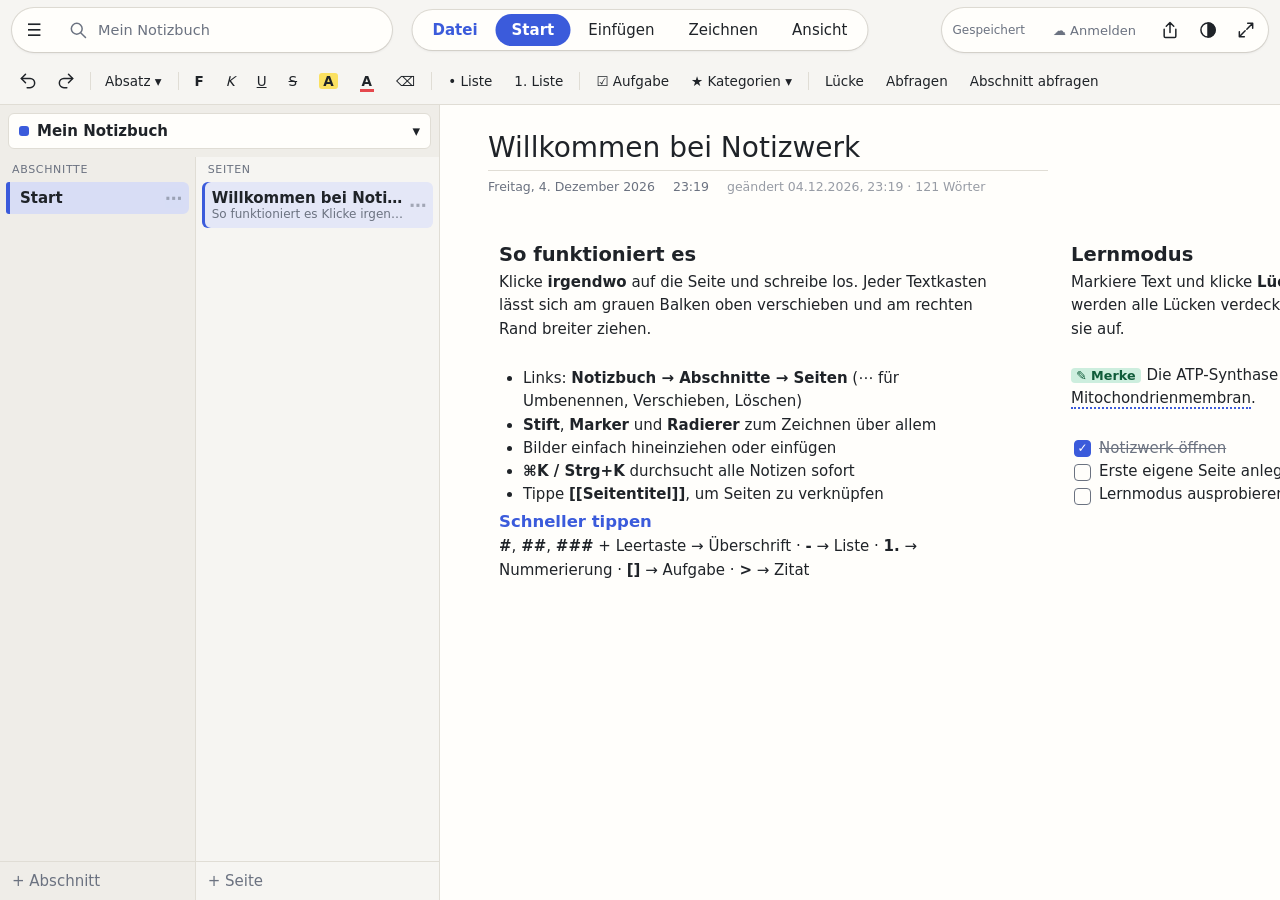
<file: index.html>
<!doctype html>
<html lang="de">
<head>
<meta charset="utf-8">
<meta name="viewport" content="width=device-width, initial-scale=1">
<title>Notizwerk</title>
<link rel="manifest" href="manifest.webmanifest">
<link rel="icon" href="icon.svg">
<link rel="apple-touch-icon" href="icon-180.png">
<meta name="apple-mobile-web-app-capable" content="yes">
<meta name="mobile-web-app-capable" content="yes">
<meta name="apple-mobile-web-app-title" content="Notizwerk">
<meta name="theme-color" content="#3b5bdb">
<link rel="stylesheet" href="style.css">
</head>
<body>
<div id="app">
  <header id="toolbar">
    <div id="topbar">
      <div class="pill" id="leftpill">
        <button data-act="nav" class="ic" title="Navigation ein-/ausblenden">☰</button>
        <button id="searchBox" data-act="search" title="Alle Notizen durchsuchen (⌘K)"><svg class="ico" viewBox="0 0 24 24"><circle cx="10.5" cy="10.5" r="6.5"/><path d="M15.5 15.5 21 21"/></svg><span id="nbLabel">Notizwerk</span></button>
      </div>
      <div class="pill" id="tabs">
        <button data-act="file" class="file">Datei</button>
        <button data-act="tab" data-tab="start" class="on">Start</button>
        <button data-act="tab" data-tab="insert">Einfügen</button>
        <button data-act="tab" data-tab="draw">Zeichnen</button>
        <button data-act="tab" data-tab="view">Ansicht</button>
      </div>
      <div class="pill" id="rightpill">
        <span id="saveState"></span>
        <button id="syncBtn" data-act="sync" title="Synchronisation und Einstellungen">☁ Sync</button>
        <button data-act="share" class="ic" title="Seite teilen"><svg class="ico" viewBox="0 0 24 24"><path d="M12 15V3M7.5 7.5 12 3l4.5 4.5"/><path d="M5 11v8.5A1.5 1.5 0 0 0 6.5 21h11a1.5 1.5 0 0 0 1.5-1.5V11"/></svg></button>
        <button data-act="theme" class="ic" title="Hell/Dunkel"><svg class="ico" viewBox="0 0 24 24"><circle cx="12" cy="12" r="8.5"/><path d="M12 3.5v17a8.5 8.5 0 0 0 0-17Z" style="fill:currentColor"/></svg></button>
        <button data-act="focus" class="ic" title="Navigation ausblenden (Vollansicht)"><svg class="ico" viewBox="0 0 24 24"><path d="M14 4h6v6M20 4l-7 7M10 20H4v-6M4 20l7-7"/></svg></button>
      </div>
    </div>
    <div id="ribbon">
      <div class="rbfix">
        <button data-act="undo" class="ic" title="Rückgängig (Strg/⌘+Z)"><svg class="ico" viewBox="0 0 24 24"><path d="M9 14 4 9l5-5"/><path d="M4 9h10.5a5.5 5.5 0 0 1 0 11H11"/></svg></button>
        <button data-act="redo" class="ic" title="Wiederholen (Strg/⌘+Umschalt+Z)"><svg class="ico" viewBox="0 0 24 24"><path d="m15 14 5-5-5-5"/><path d="M20 9H9.5a5.5 5.5 0 0 0 0 11H13"/></svg></button>
        <span class="sep"></span>
      </div>
      <div class="rb" data-rb="start">
        <button data-act="para" title="Absatzformat">Absatz ▾</button>
        <span class="sep"></span>
        <button data-act="bold" title="Fett (Strg/⌘+B)"><b>F</b></button>
        <button data-act="italic" title="Kursiv (Strg/⌘+I)"><i>K</i></button>
        <button data-act="underline" title="Unterstrichen (Strg/⌘+U)"><u>U</u></button>
        <button data-act="strike" title="Durchgestrichen"><s>S</s></button>
        <button data-act="hilite" title="Hervorheben"><span class="ico-h">A</span></button>
        <button data-act="color" title="Textfarbe"><span class="ico-a">A</span></button>
        <button data-act="clear" title="Formatierung entfernen">⌫</button>
        <span class="sep"></span>
        <button data-act="ul" title="Aufzählung">• Liste</button>
        <button data-act="ol" title="Nummerierung">1. Liste</button>
        <span class="sep"></span>
        <button data-act="todo" title="Aufgabenliste">☑ Aufgabe</button>
        <button data-act="tag" title="Zeile markieren">★ Kategorien ▾</button>
        <span class="sep"></span>
        <button data-act="cloze" title="Markierten Text zur Lücke machen">Lücke</button>
        <button data-act="study" title="Lernmodus: Lücken verdecken">Abfragen</button>
        <button data-act="quiz" title="Alle Lücken und Abdeckungen dieses Abschnitts nacheinander abfragen">Abschnitt abfragen</button>
      </div>
      <div class="rb" data-rb="insert" hidden>
        <button data-act="table" title="Tabelle einfügen">▦ Tabelle</button>
        <button data-act="image" title="Bild einfügen">▣ Bild</button>
        <button data-act="pdf" title="PDF oder Vorlesungsfolien als Hintergrund einfügen – zum Draufschreiben">▤ PDF-Folien</button>
        <button data-act="attach" title="Datei, Foto oder PDF einfügen – bei Fotos und PDFs mit Auswahl: sichtbar oder nur als Link">📎 Datei</button>
        <button data-act="audio" title="Tonaufnahme starten/stoppen">● Aufnahme</button>
        <button data-act="formula" title="Formel in LaTeX-Schreibweise">∑ Formel</button>
        <span class="sep"></span>
        <button data-act="link" title="Weblink">Link</button>
        <button data-act="plink" title="Auf eine andere Seite verlinken (oder [[Titel]] tippen)">Seitenlink</button>
        <span class="sep"></span>
        <button data-act="ocr" title="Text in den Bildern dieser Seite erkennen, damit die Suche ihn findet">Texterkennung</button>
        <span class="sep"></span>
        <button data-act="newpage" title="Neue Seite (Alt+N)">+ Neue Seite</button>
      </div>
      <div class="rb" data-rb="draw" hidden>
        <div class="grp" id="drawbar"></div>
      </div>
      <div class="rb" data-rb="view" hidden>
        <button data-act="nav" title="Navigation ein-/ausblenden">☰ Navigation</button>
        <button data-act="paper" title="Seitenhintergrund">Hilfslinien ▾</button>
        <button data-act="theme" title="Hell/Dunkel">◐ Dunkler Modus</button>
        <span class="sep"></span>
        <button data-act="zoomout" title="Verkleinern">−</button>
        <button data-act="zoom0" id="zoomLbl" title="Zurück auf 100 %">100 %</button>
        <button data-act="zoomin" title="Vergrößern">+</button>
      </div>
    </div>
  </header>
  <div id="body">
    <nav id="nav">
      <button id="nbBtn"></button>
      <div class="cols">
        <div class="col"><div class="colhead">Abschnitte</div><div id="sections"></div><button class="add" id="addSec">+ Abschnitt</button></div>
        <div class="col"><div class="colhead">Seiten</div><div id="pages"></div><button class="add" id="addPage">+ Seite</button></div>
      </div>
    </nav>
    <main id="main">
      <div id="scroller">
        <div id="pagehead">
          <input id="title" placeholder="Unbenannte Seite" autocomplete="off">
          <div id="meta"></div>
        </div>
        <div id="zoombox"><div id="canvas"><svg id="ink"></svg></div></div>
        <div id="lockscreen"><p>🔒 Dieser Abschnitt ist gesperrt.</p><button class="primary" id="unlockBtn">Entsperren</button></div>
        <div id="backlinks"></div>
      </div>
    </main>
  </div>
</div>
<div id="overlay"></div>
<div id="toasts"></div>
<input type="file" id="imgFile" accept="image/*" multiple hidden>
<input type="file" id="pdfFile" accept="application/pdf,.pdf" hidden>
<input type="file" id="anyFile" multiple hidden>
<input type="file" id="jsonFile" accept=".json,application/json" hidden>
<script src="config.js"></script>
<script src="app.js"></script>
<script src="extras.js"></script>
<script src="sync.js"></script>
</body>
</html>
</file>
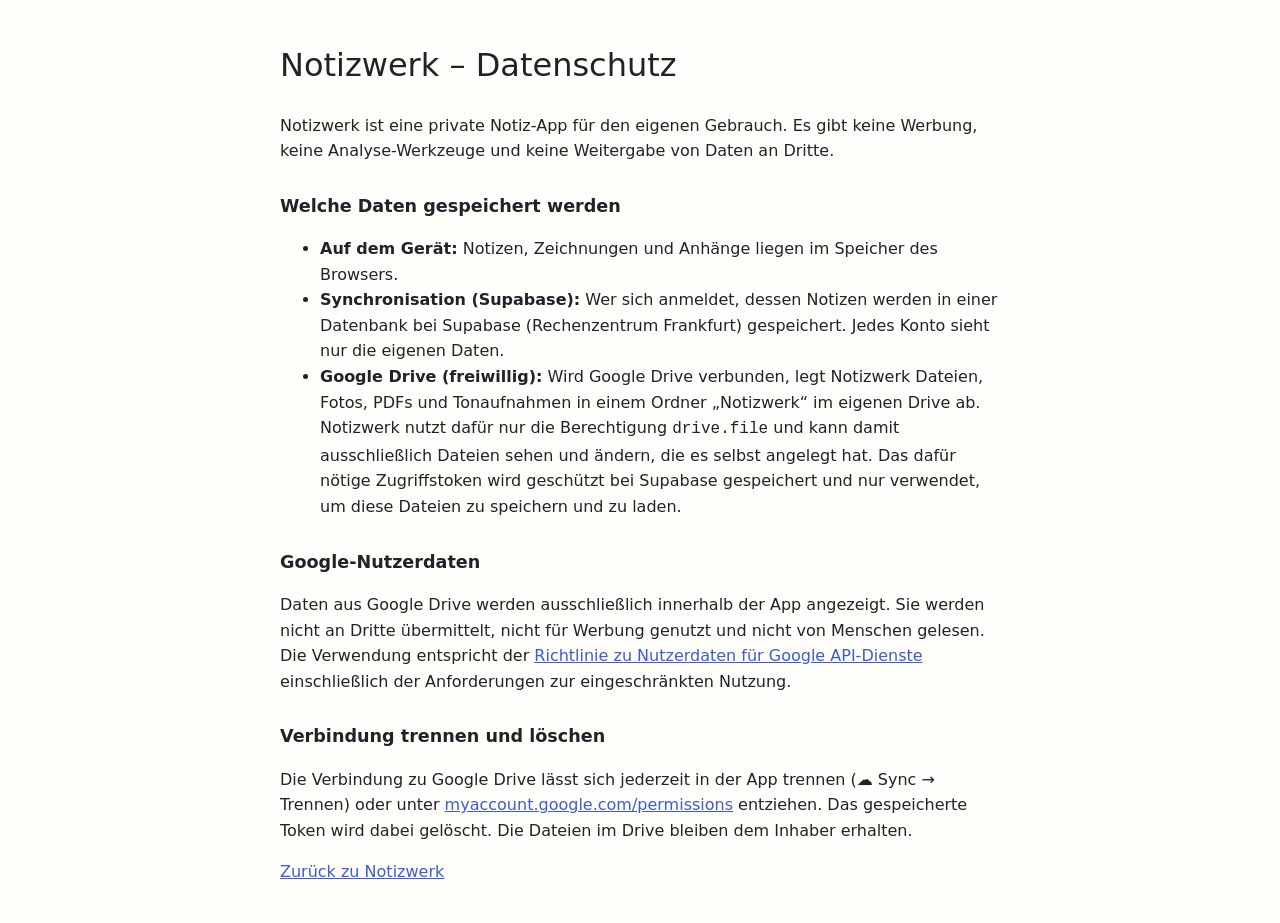
<file: datenschutz.html>
<!doctype html>
<html lang="de">
<head>
<meta charset="utf-8">
<meta name="viewport" content="width=device-width, initial-scale=1">
<title>Notizwerk – Datenschutz</title>
<style>body{font:16px/1.6 system-ui,-apple-system,sans-serif;max-width:720px;margin:40px auto;padding:0 16px;color:#1f2328;background:#fffefb}h1{font-weight:500}h2{font-size:1.1em;margin-top:1.6em}a{color:#3b5bdb}</style>
</head>
<body>
<h1>Notizwerk – Datenschutz</h1>
<p>Notizwerk ist eine private Notiz-App für den eigenen Gebrauch. Es gibt keine Werbung, keine Analyse-Werkzeuge und keine Weitergabe von Daten an Dritte.</p>
<h2>Welche Daten gespeichert werden</h2>
<ul>
<li><b>Auf dem Gerät:</b> Notizen, Zeichnungen und Anhänge liegen im Speicher des Browsers.</li>
<li><b>Synchronisation (Supabase):</b> Wer sich anmeldet, dessen Notizen werden in einer Datenbank bei Supabase (Rechenzentrum Frankfurt) gespeichert. Jedes Konto sieht nur die eigenen Daten.</li>
<li><b>Google Drive (freiwillig):</b> Wird Google Drive verbunden, legt Notizwerk Dateien, Fotos, PDFs und Tonaufnahmen in einem Ordner „Notizwerk“ im eigenen Drive ab. Notizwerk nutzt dafür nur die Berechtigung <code>drive.file</code> und kann damit ausschließlich Dateien sehen und ändern, die es selbst angelegt hat. Das dafür nötige Zugriffstoken wird geschützt bei Supabase gespeichert und nur verwendet, um diese Dateien zu speichern und zu laden.</li>
</ul>
<h2>Google-Nutzerdaten</h2>
<p>Daten aus Google Drive werden ausschließlich innerhalb der App angezeigt. Sie werden nicht an Dritte übermittelt, nicht für Werbung genutzt und nicht von Menschen gelesen. Die Verwendung entspricht der <a href="https://developers.google.com/terms/api-services-user-data-policy">Richtlinie zu Nutzerdaten für Google API-Dienste</a> einschließlich der Anforderungen zur eingeschränkten Nutzung.</p>
<h2>Verbindung trennen und löschen</h2>
<p>Die Verbindung zu Google Drive lässt sich jederzeit in der App trennen (☁ Sync → Trennen) oder unter <a href="https://myaccount.google.com/permissions">myaccount.google.com/permissions</a> entziehen. Das gespeicherte Token wird dabei gelöscht. Die Dateien im Drive bleiben dem Inhaber erhalten.</p>
<p><a href="./">Zurück zu Notizwerk</a></p>
</body>
</html>
</file>
<file: style.css>
:root{
  --bg:#f6f5f2;--panel:#efede8;--paper:#fffefb;--fg:#1f2328;--mut:#6b7280;--line:#e0ddd5;
  --acc:#3b5bdb;--acc-soft:#e3e9ff;--bar:#3b5bdb;--danger:#d93843;--shadow:0 10px 40px rgba(20,20,40,.18);
  font-family:system-ui,-apple-system,"Segoe UI",Roboto,sans-serif;font-size:15px;color:var(--fg);
}
:root[data-theme=dark]{
  --bg:#15171b;--panel:#1b1e23;--paper:#1f2228;--fg:#e6e8eb;--mut:#939ba7;--line:#30343d;
  --acc:#8ea2ff;--acc-soft:#2a3158;--bar:#232a4d;--danger:#ff6b74;--shadow:0 10px 40px rgba(0,0,0,.55);
  color-scheme:dark;
}
*{box-sizing:border-box}
html,body{height:100%;margin:0;background:var(--bg);overflow:hidden}
button,input{font:inherit;color:inherit}
button{cursor:pointer;border:0;background:none;border-radius:6px;padding:5px 8px;white-space:nowrap}
button:hover{background:var(--line)}
kbd{font:inherit;font-size:11px;color:var(--mut);border:1px solid var(--line);border-radius:4px;padding:0 4px;margin-left:4px}
#app{display:flex;flex-direction:column;height:100%}

/* Toolbar */
#toolbar{background:var(--bg);font-size:13.5px;padding-top:max(6px,env(safe-area-inset-top))}
/* Kopfzeile: drei schwebende „Pillen“ – Suche, Reiter, Symbole */
#topbar{display:flex;align-items:center;gap:10px;padding:2px 12px 6px}
.pill{display:flex;align-items:center;gap:2px;background:var(--paper);border-radius:999px;padding:4px;box-shadow:0 1px 3px rgba(20,20,40,.1),0 0 0 1px var(--line)}
#leftpill{flex:0 1 380px;min-width:0}
#rightpill{margin-left:auto}
.pill button{border-radius:999px;padding:7px 14px}
.pill button.ic{width:36px;height:36px;padding:0;display:inline-flex;align-items:center;justify-content:center;font-size:17px}
.ico{width:20px;height:20px;fill:none;stroke:currentColor;stroke-width:1.8;stroke-linecap:round;stroke-linejoin:round;flex:none}
#searchBox{flex:1;min-width:0;display:flex;align-items:center;gap:10px;text-align:left;color:var(--mut);font-size:14.5px}
#nbLabel{overflow:hidden;text-overflow:ellipsis;white-space:nowrap}
#tabs{position:absolute;left:50%;transform:translateX(-50%)}
#topbar{position:relative}
#tabs button{font-size:15px;padding:7px 16px}
#toolbar #tabs button.on{background:var(--acc);color:#fff;font-weight:650}
:root[data-theme=dark] #toolbar #tabs button.on{color:#15171b}
#tabs .file{color:var(--acc);font-weight:600}
#saveState{color:var(--mut);font-size:12px;padding:0 6px;white-space:nowrap}
#syncBtn{font-size:13px;color:var(--mut)}
/* Werkzeugzeile darunter, ohne Kasten */
#ribbon{display:flex;align-items:center;padding:0 10px;border-bottom:1px solid var(--line)}
.rbfix{display:flex;align-items:center;gap:2px;flex:none}
.rbfix button.ic{width:36px;height:36px;padding:0;display:inline-flex;align-items:center;justify-content:center;border-radius:10px}
.rb{flex:1;display:flex;flex-wrap:wrap;align-items:center;gap:2px;padding:4px 0;min-height:46px}
.rb[hidden]{display:none}
.rb button{border-radius:10px;padding:6px 10px}
#toolbar .grp{display:flex;flex-wrap:wrap;align-items:center;gap:2px}
#toolbar .grp[hidden]{display:none}
#toolbar .seg{background:var(--line);border-radius:8px;padding:2px;margin:0 6px 0 0}
#toolbar .seg button{padding:4px 10px}
#toolbar .seg button.on{background:var(--paper);box-shadow:0 1px 2px rgba(0,0,0,.15)}
#toolbar button.on{background:var(--acc-soft);color:var(--acc)}
#toolbar .sep{width:1px;height:18px;background:var(--line);margin:0 4px}
#saveState{color:var(--mut);font-size:12px;margin-right:6px}
.ico-a{border-bottom:3px solid #e5484d;padding:0 2px;font-weight:600}
.ico-h{background:rgba(255,212,0,.6);padding:0 4px;border-radius:3px;font-weight:600}
.sw{width:20px;height:20px;border-radius:50%;padding:0;border:2px solid transparent;margin:0 1px}
.sw.on{border-color:var(--fg);box-shadow:0 0 0 2px var(--paper) inset}
.wbtn{display:inline-flex;align-items:center;justify-content:center;width:28px;height:26px;padding:0}
.wbtn i{display:block;background:var(--fg);border-radius:50%}

/* Layout */
#body{flex:1;display:flex;min-height:0}
#nav{width:440px;max-width:60vw;display:flex;flex-direction:column;background:var(--panel);border-right:1px solid var(--line);flex:none}
body.nonav #nav{display:none}
#nbBtn{display:flex;align-items:center;gap:8px;margin:8px;padding:8px 10px;text-align:left;font-size:15px;border:1px solid var(--line);background:var(--paper)}
#nbBtn b{flex:1;overflow:hidden;text-overflow:ellipsis}
.dot{width:10px;height:10px;border-radius:3px;flex:none}
.cols{flex:1;display:flex;min-height:0}
.col{flex:1;min-width:0;display:flex;flex-direction:column;overflow:hidden}
.col:first-child{flex:.8;border-right:1px solid var(--line)}
.colhead{font-size:11px;letter-spacing:.06em;text-transform:uppercase;color:var(--mut);padding:6px 12px}
#sections,#pages{flex:1;overflow-y:auto;padding:0 6px}
.add{color:var(--mut);text-align:left;border-top:1px solid var(--line);border-radius:0;padding:10px 12px}
.col:last-child{background:var(--bg)}
.sec,.pg{position:relative;padding:7px 10px;border-radius:6px;cursor:pointer;overflow:hidden;text-overflow:ellipsis;white-space:nowrap;user-select:none;margin-bottom:1px}
.sec,.pg{padding-right:30px}
.sec .more,.pg .more{position:absolute;right:3px;top:50%;transform:translateY(-50%);width:24px;height:26px;padding:0;border-radius:6px;color:var(--mut);opacity:.55;font-size:17px;line-height:1}
.sec:hover .more,.pg:hover .more{opacity:1}
.sec{border-left:4px solid var(--c);border-radius:3px 6px 6px 3px}
.sec:hover,.pg:hover{background:var(--line)}
.sec.on{background:color-mix(in srgb,var(--c) 20%,var(--paper));font-weight:600}
.pg.on{background:color-mix(in srgb,var(--c) 14%,var(--paper));box-shadow:inset 3px 0 0 var(--c);font-weight:600}
.pg small{display:block;color:var(--mut);font-size:12px;overflow:hidden;text-overflow:ellipsis;font-weight:400}
.pg.lvl1{margin-left:16px}.pg.lvl2{margin-left:32px}
.pg .t.empty{color:var(--mut);font-style:italic}
.dropB{box-shadow:inset 0 2px 0 var(--acc)!important}
.dropA{box-shadow:inset 0 -2px 0 var(--acc)!important}
.dropOn{outline:2px solid var(--acc)}

#main{flex:1;min-width:0;background:var(--paper);display:flex}
#scroller{flex:1;overflow:auto}
#pagehead{padding:26px 48px 8px;position:sticky;left:0;max-width:100%}
#title{width:min(100%,560px);display:block;border:0;border-bottom:1px solid var(--line);outline:0;background:none;font-size:28px;font-weight:400;padding:0 0 6px}
#title:focus{border-bottom-color:var(--acc)}
#title::placeholder{color:var(--mut);opacity:.6}
#meta{color:var(--mut);font-size:12.5px;margin-top:8px;display:flex;gap:18px;flex-wrap:wrap}
#meta .more{opacity:.7}

/* Canvas */
#zoombox{min-width:100%}
#canvas{position:relative;cursor:text;transform-origin:0 0}
#canvas[data-paper=lines]{background:repeating-linear-gradient(transparent 0 27px,var(--line) 27px 28px)}
#canvas[data-paper=grid]{background:linear-gradient(var(--line) 1px,transparent 1px) 0 0/24px 24px,linear-gradient(90deg,var(--line) 1px,transparent 1px) 0 0/24px 24px}
#canvas[data-paper=dots]{background:radial-gradient(var(--line) 1.3px,transparent 1.4px) 0 0/22px 22px}
#ink{position:absolute;inset:0;width:100%;height:100%;pointer-events:none;color:var(--fg);z-index:5;overflow:visible}
#ink path{fill:none;stroke-linecap:round;stroke-linejoin:round}
#canvas.drawing{cursor:crosshair}
#canvas.drawing,#canvas.drawing #ink{-webkit-user-select:none;user-select:none;-webkit-touch-callout:none;-webkit-tap-highlight-color:transparent}
#canvas.drawing #ink{pointer-events:all;touch-action:none}
.block{position:absolute;border:1px solid transparent;border-radius:0 0 6px 6px}
.block:hover,.block:focus-within{border-color:var(--line)}
.bh{position:absolute;left:-1px;right:-1px;top:-15px;height:15px;background:var(--line);border-radius:6px 6px 0 0;cursor:move;opacity:0;display:flex;align-items:center;justify-content:center;font-size:11px;line-height:1;color:var(--mut);user-select:none;touch-action:none}
.block:hover .bh,.block:focus-within .bh{opacity:1}
.bx{position:absolute;right:2px;top:0;height:15px;padding:0 5px;font-size:13px;line-height:1;color:var(--mut)}
.bx:hover{color:var(--danger);background:none}
.br{position:absolute;right:-5px;top:0;bottom:0;width:9px;cursor:ew-resize;touch-action:none}
.bb{padding:4px 10px;outline:0;min-height:1.6em;line-height:1.55;overflow-wrap:anywhere}
.bb h1,.bb h2,.bb h3{margin:.3em 0 .2em;line-height:1.25}
.bb h1{font-size:1.6em}.bb h2{font-size:1.3em}.bb h3{font-size:1.1em;color:var(--acc)}
.bb ul,.bb ol{margin:.2em 0;padding-left:1.6em}
.bb blockquote{margin:.3em 0;padding:.1em .9em;border-left:3px solid var(--acc);color:var(--mut)}
.bb pre{background:var(--panel);border:1px solid var(--line);border-radius:6px;padding:8px 10px;font:13px ui-monospace,Menlo,Consolas,monospace;white-space:pre-wrap;margin:.3em 0}
.bb a{color:var(--acc);cursor:pointer}
.bb a.plink{text-decoration:none;background:var(--acc-soft);border-radius:4px;padding:0 4px}
.bb a.plink.dead{opacity:.55;text-decoration:line-through}
.bb img{max-width:100%;border-radius:4px;display:block;box-shadow:0 0 0 1px var(--line)}
.bb table{border-collapse:collapse;width:100%;margin:.3em 0}
.bb td,.bb th{border:1px solid var(--line);padding:4px 8px;min-width:40px;vertical-align:top}
.bb tr:first-child td{background:var(--panel);font-weight:600}
.bb ul.todo,.bb ul.todo ul{list-style:none;padding-left:0}
.bb ul.todo li{position:relative;padding-left:28px}
.bb ul.todo li::before{content:"";position:absolute;left:3px;top:.28em;width:15px;height:15px;border:1.5px solid var(--mut);border-radius:4px;cursor:pointer;background:var(--paper)}
.bb ul.todo li.done{color:var(--mut);text-decoration:line-through}
.bb ul.todo li.done::before{background:var(--acc);border-color:var(--acc);content:"✓";color:#fff;font-size:12px;line-height:14px;text-align:center;text-decoration:none}
:root[data-theme=dark] .bb ul.todo li.done::before{color:#15171b}
.bb [data-tag]::before{margin-right:6px;font-size:.85em;font-weight:600;border-radius:4px;padding:0 5px}
.bb li[data-tag]::before{position:static;display:inline;border:0;width:auto;height:auto;background:none}
.bb [data-tag=wichtig]::before{content:"★ Wichtig";background:#ffe9a8;color:#7a5200}
.bb [data-tag=frage]::before{content:"? Frage";background:#e3d6ff;color:#4a2a8a}
.bb [data-tag=merke]::before{content:"✎ Merke";background:#cdeede;color:#0f5c3a}
.bb [data-tag=pruefung]::before{content:"◎ Prüfung";background:#ffd6d9;color:#8f1d27}
.cloze{border-bottom:2px dotted var(--acc)}
#canvas.study .cloze{background:var(--acc-soft);border-radius:4px;cursor:pointer}
#canvas.study .cloze:not(.revealed){color:transparent;user-select:none}
#canvas.study .cloze:not(.revealed) *{visibility:hidden}

#backlinks{padding:16px 48px 60px;color:var(--mut);font-size:13px;position:sticky;left:0}
#backlinks a{color:var(--acc);cursor:pointer;margin-right:12px}

/* Menus, overlay, toasts */
.menu{position:fixed;z-index:100;background:var(--paper);border:1px solid var(--line);border-radius:10px;box-shadow:var(--shadow);padding:5px;min-width:190px;max-height:70vh;overflow:auto;font-size:14px}
.menu .mi{display:block;width:100%;text-align:left;padding:6px 10px}
.menu .mi.danger{color:var(--danger)}
.menu .mi.checked::after{content:"✓";float:right;color:var(--acc)}
.menu hr{border:0;border-top:1px solid var(--line);margin:4px 0}
.menu .head{font-size:11px;text-transform:uppercase;letter-spacing:.06em;color:var(--mut);padding:4px 10px}
.menu .swatches{display:flex;gap:4px;padding:6px 8px;flex-wrap:wrap;max-width:220px}
.menu .swatches button{width:22px;height:22px;border-radius:50%;padding:0;border:1px solid var(--line)}
#overlay{position:fixed;inset:0;background:rgba(10,12,20,.4);z-index:90;display:none;align-items:flex-start;justify-content:center;padding-top:12vh}
#overlay.open{display:flex}
.modal,.palette{background:var(--paper);border:1px solid var(--line);border-radius:14px;box-shadow:var(--shadow);width:min(560px,92vw)}
.modal{padding:18px;display:flex;flex-direction:column;gap:12px}
.modal h3{margin:0;font-size:16px}
.modal p{margin:0;color:var(--mut)}
.modal input{padding:8px 10px;border:1px solid var(--line);border-radius:8px;background:var(--bg);outline:0}
.modal input:focus,.palette input:focus{border-color:var(--acc)}
.modal .row{display:flex;justify-content:flex-end;gap:8px}
.primary{background:var(--acc);color:#fff;padding:7px 14px}
:root[data-theme=dark] .primary{color:#15171b}
.primary:hover{background:var(--acc);filter:brightness(1.1)}
.primary.danger{background:var(--danger)}
.ghost{border:1px solid var(--line);padding:7px 14px}
.palette input{width:100%;border:0;border-bottom:1px solid var(--line);background:none;outline:0;padding:14px 16px;font-size:17px;border-radius:14px 14px 0 0}
.palette .res{max-height:50vh;overflow:auto;padding:6px}
.palette .it{padding:8px 10px;border-radius:8px;cursor:pointer}
.palette .it.on{background:var(--acc-soft)}
.palette .it b{display:block}
.palette .it small{color:var(--mut);display:block;overflow:hidden;text-overflow:ellipsis;white-space:nowrap}
.palette .it .path{float:right;color:var(--mut);font-size:12px;margin-left:10px}
.palette mark{background:rgba(255,212,0,.5);color:inherit;border-radius:2px}
.palette .hint{padding:8px 14px;border-top:1px solid var(--line);color:var(--mut);font-size:12px}
.palette .none{padding:16px;color:var(--mut);text-align:center}
.trash{max-height:50vh;overflow:auto;display:flex;flex-direction:column;gap:4px}
.trash .tr{display:flex;align-items:center;gap:8px;padding:6px 8px;border-radius:8px;background:var(--bg)}
.trash .tr div{flex:1;min-width:0}
.trash .tr small{color:var(--mut);display:block}
#toasts{position:fixed;bottom:18px;left:50%;transform:translateX(-50%);z-index:120;display:flex;flex-direction:column;gap:6px;align-items:center}
.toast{background:var(--fg);color:var(--paper);padding:8px 14px;border-radius:10px;box-shadow:var(--shadow);font-size:14px;display:flex;gap:12px;align-items:center}
.toast button{color:inherit;text-decoration:underline;padding:0}
.toast button:hover{background:none}

/* Erweiterungen */
.cover{position:absolute;z-index:6;border:1.5px dashed var(--acc);border-radius:6px;background:color-mix(in srgb,var(--acc) 7%,transparent);pointer-events:none}
#canvas.study .cover,.qclip .cover{background:color-mix(in srgb,var(--acc) 28%,var(--paper));border-style:solid;pointer-events:auto;cursor:pointer}
#canvas.study .cover.revealed,.qclip .cover.revealed{background:transparent;border-style:dashed}
.modal.quiz{width:min(760px,94vw);max-height:84vh;overflow:auto;outline:0}
.quiz .qhead{color:var(--mut);font-size:13px}
.quiz .qtext{font-size:17px;padding:14px 16px;background:var(--bg);border-radius:10px;min-height:0}
.qgap{background:var(--acc-soft);border-radius:4px;color:transparent;padding:0 4px}
.qgap *{visibility:hidden}
.quiz.revealed .qgap{color:inherit;font-weight:650}
.quiz.revealed .qgap *{visibility:visible}
.qother{background:var(--line);color:transparent;border-radius:4px}
.qother *{visibility:hidden}
.qclip{position:relative;overflow:hidden;border:1px solid var(--line);border-radius:10px;background:var(--paper);margin:0 auto;max-width:100%}
.qpage{position:absolute;left:0;top:0;transform-origin:0 0}
.qclip .bh,.qclip .br{display:none}
.qclip .block{border-color:transparent!important}
.qclip svg{position:absolute;inset:0;width:100%;height:100%;overflow:visible;z-index:5;color:var(--fg);pointer-events:none}
.qclip svg path{fill:none;stroke-linecap:round;stroke-linejoin:round}
.qclip .cloze{background:var(--line);color:transparent}
.quiz .qres{margin:0;padding-left:18px;max-height:40vh;overflow:auto}
.quiz .qres li{cursor:pointer;padding:3px 0}
.quiz .qres li:hover{color:var(--acc)}
.quiz button.no{color:var(--danger)}
.quiz .row{flex-wrap:wrap}
.bb img[data-att]{background:var(--panel);min-height:40px}
.bb img.missing{outline:2px dashed var(--line);cursor:pointer}
.modal .choice{display:block;text-align:left;white-space:normal;border:1px solid var(--line);border-radius:10px;padding:10px 12px}
.modal .choice:hover{border-color:var(--acc);background:var(--acc-soft)}
.modal .choice small{display:block;color:var(--mut);margin-top:3px;line-height:1.4}
.sec.lvl1{margin-left:14px}
.pglock{padding:14px 10px;color:var(--mut)}
#lockscreen{display:none;padding:60px 48px;color:var(--mut);font-size:16px}
#lockscreen p{margin:0 0 14px}
body.locked #lockscreen{display:block}
body.locked #pagehead,body.locked #zoombox,body.locked #backlinks{display:none}
#ink .lasso{stroke:var(--acc);stroke-width:1.5;stroke-dasharray:5 4}
#selbox{position:absolute;z-index:6;border:1.5px dashed var(--acc);border-radius:4px;cursor:move;touch-action:none;background:color-mix(in srgb,var(--acc) 6%,transparent)}
#selbox[hidden]{display:none}
.selbar{position:absolute;left:0;bottom:calc(100% + 8px);display:flex;align-items:center;gap:3px;background:var(--paper);border:1px solid var(--line);border-radius:10px;box-shadow:var(--shadow);padding:4px 6px;cursor:default;white-space:nowrap}
.selh{position:absolute;right:-9px;bottom:-9px;width:18px;height:18px;border-radius:50%;background:var(--acc);border:2px solid var(--paper);cursor:nwse-resize}
/* Zeichen-Werkzeugleiste */
#toolbar #drawbar{flex-wrap:nowrap;gap:4px;align-items:center;flex:1;min-width:0}
#drawbar>*{flex-shrink:0}
#drawbar>.hint{flex-shrink:1}
#drawbar .tool{width:38px;height:38px;padding:0;display:inline-flex;align-items:center;justify-content:center;border-radius:10px;color:var(--fg)}
#drawbar .tool .ico{width:22px;height:22px}
#drawbar .tool.wide{width:auto;padding:0 6px;gap:2px}
#drawbar .tool small{font-size:9px;color:var(--mut)}
#toolbar #drawbar .tool.on{background:var(--acc-soft);color:var(--acc)}
#drawbar .hint{color:var(--mut);padding:0 8px;font-size:12.5px;white-space:nowrap;overflow:hidden;text-overflow:ellipsis;min-width:0;flex:1}
.rack{display:flex;align-items:flex-end;gap:4px;height:50px;flex:none;overflow:hidden;align-self:flex-end;margin-bottom:-4px;padding:0 2px}
.penbtn{width:32px;height:52px;padding:0;border-radius:6px 6px 0 0;display:flex;justify-content:center;align-items:flex-start;overflow:hidden;background:none!important}
.pensvg{width:27px;height:62px;flex:none;transform:translateY(17px);transition:transform .15s ease;filter:drop-shadow(0 1px 1px rgba(0,0,0,.18))}
.penbtn:hover .pensvg{transform:translateY(12px)}
.penbtn.on .pensvg{transform:translateY(2px)}
.bb .att{display:inline-block;background:var(--panel);border:1px solid var(--line);border-radius:8px;padding:1px 9px;cursor:pointer;user-select:none;-webkit-user-select:none}
.bb .att:hover{border-color:var(--acc)}
.bb .math{cursor:pointer;padding:0 2px;border-radius:4px}
.bb .math:hover{background:var(--acc-soft)}
#player{position:fixed;left:50%;bottom:16px;transform:translateX(-50%);z-index:110;background:var(--paper);border:1px solid var(--line);border-radius:14px;box-shadow:var(--shadow);padding:8px 10px;display:flex;align-items:center;gap:8px;max-width:94vw}
#player audio{width:min(420px,70vw)}
.vers{max-height:55vh;overflow:auto;display:flex;flex-direction:column;gap:4px}
.vers .tr{display:flex;align-items:center;gap:8px;padding:6px 8px;border-radius:8px;background:var(--bg)}
.vers .tr div{flex:1;min-width:0}
.vers .tr small{color:var(--mut);display:block;overflow:hidden;text-overflow:ellipsis;white-space:nowrap}
.modal .clip{display:inline-block;padding:7px 14px;border-radius:8px;background:var(--acc-soft);color:var(--acc);text-decoration:none;font-weight:600;align-self:flex-start}

@media (max-width:1100px){
  #tabs{position:static;transform:none}
}
@media (max-width:820px){
  #topbar{flex-wrap:wrap;gap:6px}
  #leftpill{flex:1 1 0}
  #tabs{order:3;flex:1 1 100%;overflow-x:auto;justify-content:space-between;scrollbar-width:none}
  #tabs button{padding:7px 10px;font-size:14px}
  #saveState{display:none}
  #rightpill [data-act=theme]{display:none}
  #syncBtn{padding:7px 9px;font-size:12px}
  .rb{flex-wrap:nowrap;overflow-x:auto;scrollbar-width:none;-webkit-overflow-scrolling:touch}
  .rb::-webkit-scrollbar,#tabs::-webkit-scrollbar{display:none}
  .rb .sep{flex:none}
  #drawbar .hint{display:none}
  #nav{position:absolute;z-index:20;top:0;bottom:0;left:0;width:min(440px,92vw);max-width:none;box-shadow:var(--shadow)}
  #body{position:relative}
  #pagehead{padding:18px 18px 8px}
  #backlinks{padding:16px 18px 60px}
}
@media print{
  html,body{overflow:visible;height:auto;background:#fff}
  #toolbar,#nav,#toasts,#overlay,.bh,.br,.cover{display:none!important}
  #app,#body,#main,#scroller{display:block;overflow:visible;height:auto}
  .block{border-color:transparent!important}
}
</file>
